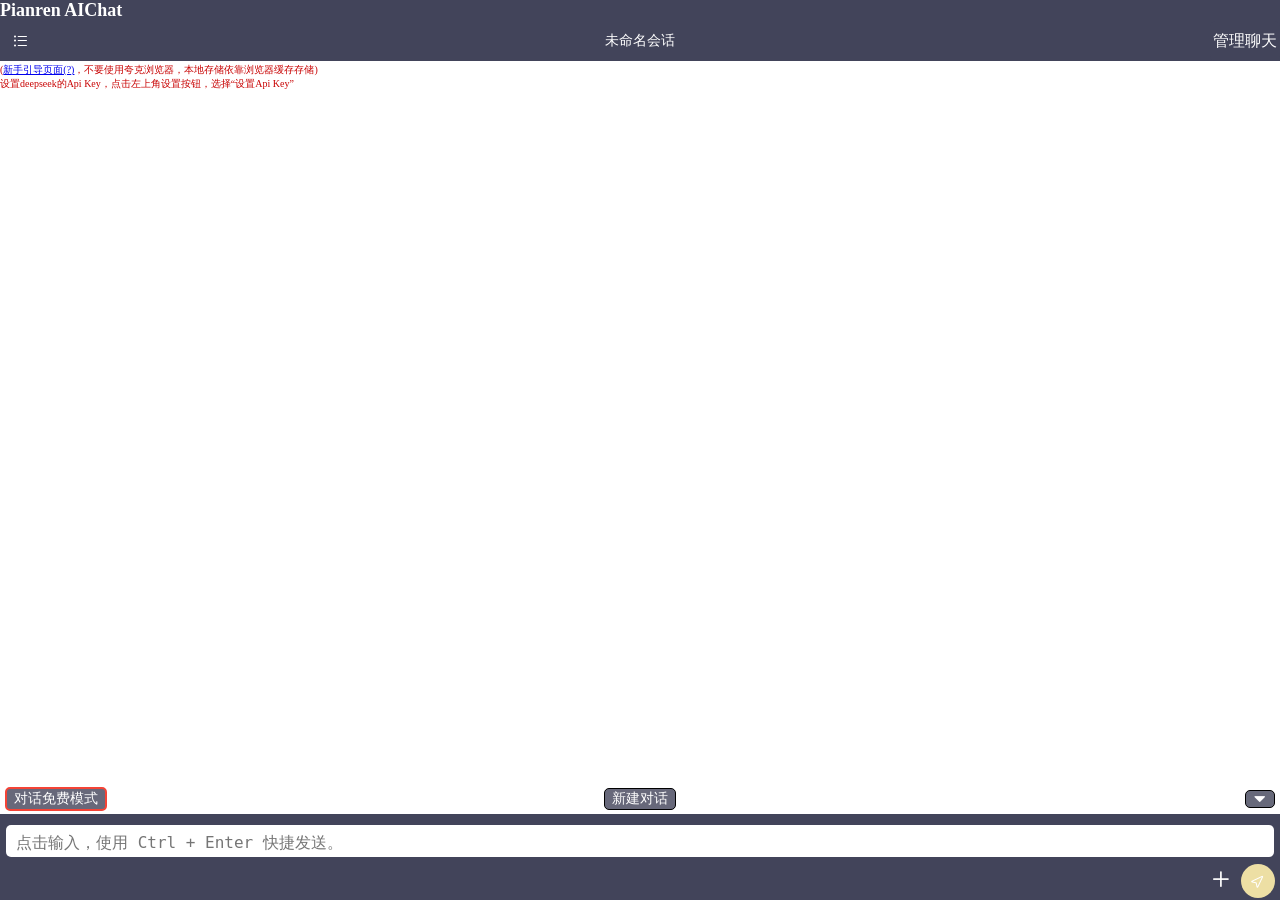
<file: index.html>
<!DOCTYPE html>
<html>

<head>
  <meta charset="UTF-8">
  <meta name="viewport" content="width=device-width, initial-scale=1">
  <title>Pianren AIChat - AI聊天</title>
  <meta name="description" content="Pianren AIChat — 快捷AI对话： 一个轻量前端客户端，帮你方便调用第三方 AI 接口并进行对话；服务与模型由第三方提供，请遵守相应条款。">
  <meta name="keywords" content="Pianren, AI对话, AI聊天, 对话, AIChat, 聊天, 人工智能, 前端客户端, DeepSeek, 聊天机器人">
  <meta name="author" content="Pianren">
  <meta name="robots" content="index,follow">

  <link rel="icon" href="./icon/icon.png" type="image/x-icon">
  <link rel="stylesheet" href="./css/style.css" type="text/css" media="all" />
  <link rel="stylesheet" href="./css/custom-dialog.css">
</head>

<body>
  <h1 class="title">Pianren AIChat</h1>
  <nav class="nav">
    <div class="setBtn navBtn iconfont" data-action="settings">
      &#xe677;
      <div class="navSidebar">
        <ul class="setBtnList">
          <li><button data-action="add-prompt">添加提示词</button></li>
          <li><button data-action="set-prompt">管理提示词</button></li>
          <li><button data-action="manage-faketc">🧠 思维链提示词</button></li>
          <li><button data-action="clear-chat">清空该聊天</button></li>
          <li><button data-action="delete-chat">删除该聊天</button></li>
          <li><button data-action="edit-config">编辑可配置项</button></li>
          <li><button data-action="set-ApiKey">设置Api Key</button></li>
          <li><button data-action="quick-config" style="color:#E9C000;">⚡ 快捷配置</button></li>

          <li><button data-action="downChat">下载聊天</button></li>
          <li><button data-action="upChat">上传聊天</button></li>

        </ul>
        <ul class="setBtnList">
          <li><button
              onclick="app.ui.dialog.show({content:`没做，有事进QQ群联系 435761592 <br>本页面使用<a href='https://github.com/markdown-it/markdown-it?tab=readme-ov-file'>markdown-it</a>渲染`})">关于我们</button>
          </li>
        </ul>
      </div>
      <div class="overlay"></div>
    </div>
    <span class="navChatName"></span>
    <button class="toggleBtn navBtn" data-action="switch-chat">管理聊天</button>

    <!--<button class="dlData">下载聊天</button>-->
    <div
      style="font-size: 10px; position: absolute; bottom: calc(-2em * 1.5); background-color: rgba(255, 255, 255, 0);color: rgb(200, 0, 0);">
      (<a href="./help.html">新手引导页面(?)</a>，不要使用夸克浏览器，本地存储依靠浏览器缓存存储) <br>
      设置deepseek的Api Key，点击左上角设置按钮，选择“设置Api Key”<br>
    </div>
  </nav>


  <!--显示-->
  <ul class="list">
    <!-- <li class="user">111</li>
    <li class="user">111</li>
    <li class="user">111</li>
    <li class="user">111</li>
    <li class="user">111</li>
    <li class="user">111</li>
    <li class="user">111</li>
    <li class="user">111</li>
    <li class="user">111</li>
    <li class="user">111</li>
    <li class="user">111</li>
    <li class="user">111</li>
    <li class="user">111</li>
    <li class="user">111</li>
    <li class="user">111</li>
    <li class="user">1111111111111111111111</li>
    <li class="user">111</li>
    <li class="user">111</li> -->
  </ul>
  <!-- 底边栏 -->
  <div class="inputArea">
    <!-- 小按钮行 -->
    <div class="toolbar flex">
      <!-- <button class="left">不知道</button> -->
      <button class="add-chat" data-action="add-chat">新建对话</button>
      <button class="to-bottom iconfont" data-action="to-bottom">&#xe688;</button>
    </div>

    <!--输入行-->
    <div class="inputBox">
      <textarea type="text" class="input" placeholder="点击输入，使用 Ctrl + Enter 快捷发送。"></textarea>
      <!-- <input> -->
    </div>

    <!-- 快捷按钮行 -->
    <div class="quick-reply-box">
      <div class="absulute-to-right">
        <button class="quick-reply-panel-btn panels-btn iconfont">&#xe633;</button>
        <button class="submit iconfont">&#xe67b;</button>
      </div>


    </div>
    <div class="inputPanel">
      <!-- 快捷输入列表 -->
      <div class="quick-reply-panel panels" data-visible="false">
        <ul class="quick-reply-list">
          <li class="quick-reply-item">回复1: 等待</li>
          <li class="quick-reply-item">回复2: 生成</li>
          <li class="quick-reply-item">回复3: 中。</li>
        </ul>

        <div style="float: left; ">
          <button class="iconfont">&#xe643;</button>
        </div>

        <div style="float: right; ">
          <button class="quick-reply-prev"
            onclick=" ms = app.messages.messages ; ms[ms.length - 1].quickReplies.page = Math.max(ms[ms.length - 1].quickReplies.page - 1, 0) ;app.ui.renderQuickReplies(ms[ms.length - 1].quickReplies) ">&lt;</button>
          <button class="quick-reply-shuffle"
            onclick="(async function () {const qr = await app.fetchQuickReplies();app.ui.renderQuickReplies(qr)})()">换一换
            (1/1)</button>
          <button class="quick-reply-next"
            onclick=" ms = app.messages.messages ; ms[ms.length - 1].quickReplies.page = Math.min(ms[ms.length - 1].quickReplies.page + 1, ms[ms.length - 1].quickReplies.replies.length - 1) ;app.ui.renderQuickReplies(ms[ms.length - 1].quickReplies) ">&gt;</button>
        </div>
      </div>

    </div>
  </div>


  <!-- 上下文菜单 -->
  <dialog class="ContextMenu">
    <ul>
      <li data-action="undo">撤回</li>
      <li data-action="edit">编辑</li>
      <li data-action="copy">选择复制</li>
      <li data-action="copy-all">全文复制</li>
    </ul>
  </dialog>

  <script src="./js/markdown-it.min.js"></script>
  <script src="./js/config.js"></script>
  <script src="./js/Utils.js"></script>
  <script src="./js/chatService.js"></script>
  <script src="./js/LocalArrayDB.js"></script>
  <!-- <script src="./js/listDB.js"></script> -->
  <script src="./js/UIController.js"></script>
  <script src="./js/ConfigManager.js"></script>
  <script src="./js/main.js"></script>

  <script src="./free/freeBtn.js"></script>


  <!-- 测试 -->
  <!-- <script src="./tests/Test.js"></script> -->
</body>

</html>
</file>
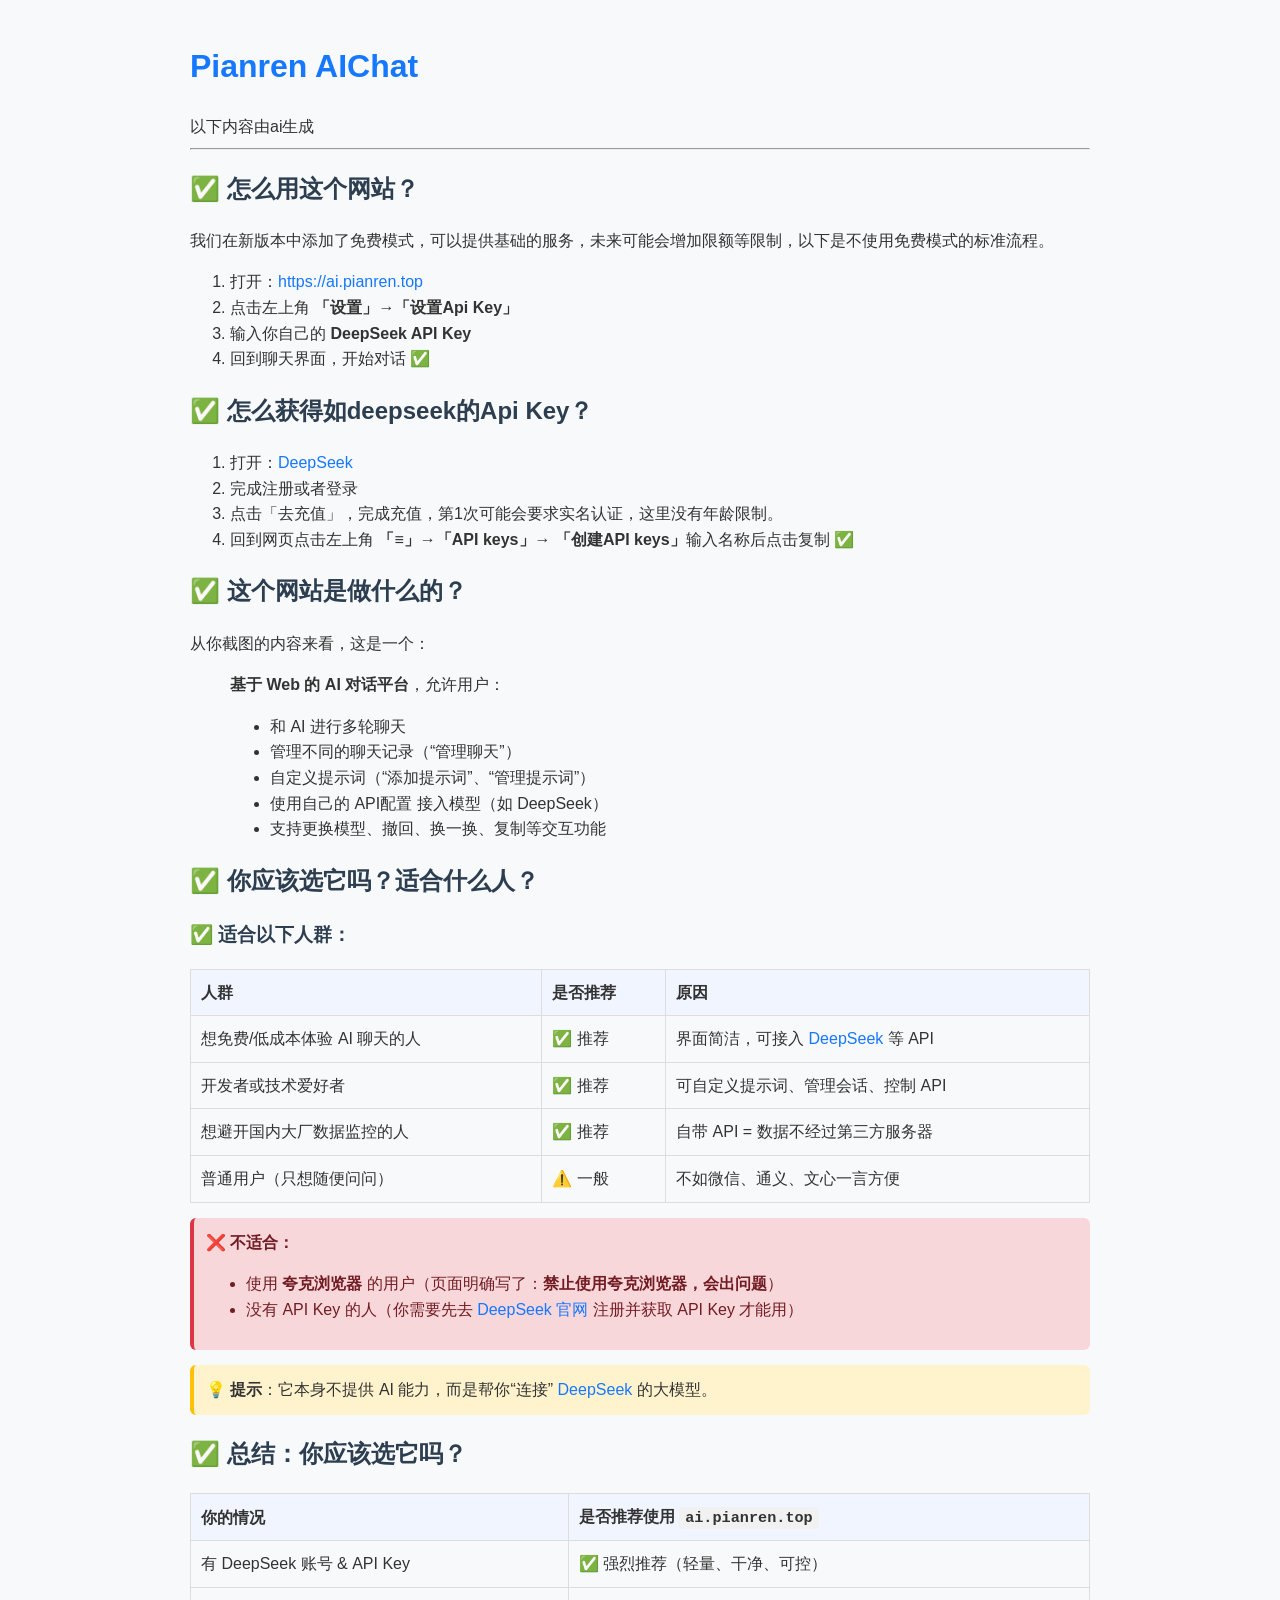
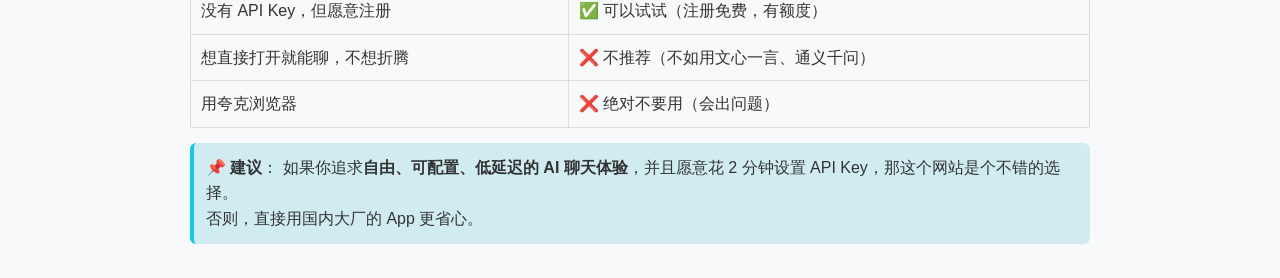
<file: help.html>
<!DOCTYPE html>
<html lang="zh-CN">

<head>
  <meta charset="UTF-8" />
  <meta name="viewport" content="width=device-width, initial-scale=1.0" />
  <title>Pianren AIChat 介绍</title>
  <style>
    body {
      font-family: 'Segoe UI', sans-serif;
      background: #f8f9fa;
      color: #333;
      line-height: 1.6;
      padding: 20px;
      max-width: 900px;
      margin: auto;
    }

    h1,
    h2,
    h3 {
      color: #2c3e50;
    }

    a {
      color: #1677ff;
      text-decoration: none;
    }

    a:hover {
      text-decoration: underline;
    }

    code {
      background: #f1f1f1;
      padding: 2px 6px;
      border-radius: 4px;
      font-family: Consolas, monospace;
      font-size: 0.95em;
    }

    pre {
      background: #f5f5f5;
      padding: 15px;
      border-radius: 8px;
      overflow-x: auto;
    }

    table {
      width: 100%;
      border-collapse: collapse;
      margin: 15px 0;
    }

    table,
    th,
    td {
      border: 1px solid #ddd;
    }

    th,
    td {
      padding: 10px;
      text-align: left;
    }

    th {
      background: #f0f5ff;
    }

    .tip {
      background: #fff3cd;
      padding: 12px;
      border-radius: 6px;
      border-left: 4px solid #ffc107;
      margin: 15px 0;
    }

    .warning {
      background: #f8d7da;
      color: #721c24;
      padding: 12px;
      border-radius: 6px;
      border-left: 4px solid #dc3545;
      margin: 15px 0;
    }

    .suggestion {
      background: #d1ecf1;
      padding: 12px;
      border-radius: 6px;
      border-left: 4px solid #0dcaf0;
      margin: 15px 0;
    }
  </style>
</head>

<body>

  <h1>
    <a href="https://ai.pianren.top" target="_blank" rel="noopener">Pianren AIChat</a>
  </h1>
  <span>以下内容由ai生成</span>
  <hr>


  <h2>✅ 怎么用这个网站？</h2>
  <p>我们在新版本中添加了免费模式，可以提供基础的服务，未来可能会增加限额等限制，以下是不使用免费模式的标准流程。</p>
  <ol>
    <li>打开：<a href="https://ai.pianren.top" target="_blank" rel="noopener">https://ai.pianren.top</a></li>
    <li>点击左上角 <strong>「设置」→「设置Api Key」</strong></li>
    <li>输入你自己的 <strong>DeepSeek API Key</strong></li>
    <li>回到聊天界面，开始对话 ✅</li>
  </ol>

  <h2>✅ 怎么获得如deepseek的Api Key？</h2>
  <ol>
    <li>打开：<a href="https://platform.deepseek.com" target="_blank" rel="noopener">DeepSeek</a></li>
    <li>完成注册或者登录</li>
    <li>点击「去充值」，完成充值，第1次可能会要求实名认证，这里没有年龄限制。</li>
    <li>回到网页点击左上角 <strong>「≡」→「API keys」→ 「创建API keys」</strong>输入名称后点击复制 ✅</li>
  </ol>




  <h2>✅ 这个网站是做什么的？</h2>
  <p>从你截图的内容来看，这是一个：</p>
  <blockquote>
    <strong>基于 Web 的 AI 对话平台</strong>，允许用户：
    <ul>
      <li>和 AI 进行多轮聊天</li>
      <li>管理不同的聊天记录（“管理聊天”）</li>
      <li>自定义提示词（“添加提示词”、“管理提示词”）</li>
      <li>使用自己的 API配置 接入模型（如 DeepSeek）</li>
      <li>支持更换模型、撤回、换一换、复制等交互功能</li>
    </ul>
  </blockquote>

  <h2>✅ 你应该选它吗？适合什么人？</h2>

  <h3>✅ 适合以下人群：</h3>
  <table>
    <thead>
      <tr>
        <th>人群</th>
        <th>是否推荐</th>
        <th>原因</th>
      </tr>
    </thead>
    <tbody>
      <tr>
        <td>想免费/低成本体验 AI 聊天的人</td>
        <td>✅ 推荐</td>
        <td>界面简洁，可接入 <a href="https://platform.deepseek.com" target="_blank" rel="noopener">DeepSeek</a> 等 API</td>
      </tr>
      <tr>
        <td>开发者或技术爱好者</td>
        <td>✅ 推荐</td>
        <td>可自定义提示词、管理会话、控制 API</td>
      </tr>
      <tr>
        <td>想避开国内大厂数据监控的人</td>
        <td>✅ 推荐</td>
        <td>自带 API = 数据不经过第三方服务器</td>
      </tr>
      <tr>
        <td>普通用户（只想随便问问）</td>
        <td>⚠️ 一般</td>
        <td>不如微信、通义、文心一言方便</td>
      </tr>
    </tbody>
  </table>

  <div class="warning">
    ❌ <strong>不适合：</strong>
    <ul>
      <li>使用 <strong>夸克浏览器</strong> 的用户（页面明确写了：<strong>禁止使用夸克浏览器，会出问题</strong>）</li>
      <li>没有 API Key 的人（你需要先去 <a href="https://platform.deepseek.com" target="_blank" rel="noopener">DeepSeek 官网</a>
        注册并获取 API Key 才能用）</li>
    </ul>
  </div>


  <div class="tip">
    💡 <strong>提示</strong>：它本身不提供 AI 能力，而是帮你“连接” <a href="https://platform.deepseek.com" target="_blank"
      rel="noopener">DeepSeek</a> 的大模型。
  </div>

  <h2>✅ 总结：你应该选它吗？</h2>
  <table>
    <thead>
      <tr>
        <th>你的情况</th>
        <th>是否推荐使用 <code>ai.pianren.top</code></th>
      </tr>
    </thead>
    <tbody>
      <tr>
        <td>有 DeepSeek 账号 &amp; API Key</td>
        <td>✅ 强烈推荐（轻量、干净、可控）</td>
      </tr>
      <tr>
        <td>没有 API Key，但愿意注册</td>
        <td>✅ 可以试试（注册免费，有额度）</td>
      </tr>
      <tr>
        <td>想直接打开就能聊，不想折腾</td>
        <td>❌ 不推荐（不如用文心一言、通义千问）</td>
      </tr>
      <tr>
        <td>用夸克浏览器</td>
        <td>❌ 绝对不要用（会出问题）</td>
      </tr>
    </tbody>
  </table>

  <div class="suggestion">
    📌 <strong>建议</strong>：
    如果你追求<strong>自由、可配置、低延迟的 AI 聊天体验</strong>，并且愿意花 2 分钟设置 API Key，那这个网站是个不错的选择。<br>
    否则，直接用国内大厂的 App 更省心。
  </div>

</body>

</html>
</file>
<file: css/style.css>
@font-face {
  font-family: 'iconfont';
  src: url('../font/iconfont.woff2') format('woff2'),
    url('../font/iconfont.woff') format('woff'),
    url('../font/iconfont.ttf') format('truetype');
}

.iconfont {
  font-family: "iconfont" !important;
  font-size: 16px;
  font-style: normal;
  -webkit-font-smoothing: antialiased;
  -moz-osx-font-smoothing: grayscale;
}

* {
  margin: 0;
  padding: 0;
  box-sizing: border-box;
}

.flex {
  display: flex;
}

body {
  display: flex;
  height: 100vh;
  /*padding: 0 5px;*/
  flex-direction: column;
  /* background: url(../img/1.jpg) no-repeat; */
  background-size: cover;
}

button {
  background-color: #00000000;
  color: white;
  user-select: none;
}

ul,
dl {
  list-style: none
}

button {
  border: 0;
}

.title {
  background-color: #42445A;
  color: white;
  font-size: 18px;
}

.absulute-to-right {
  position: absolute;
  right: 0;
  top: 0;

}

/* 底边栏
*-------------------------------------------------------------------------------------
*-------------------------------------------------------------------------------------
*/

.inputArea {
  /* height: 13vh; */
  background-color: #42445A;
  color: white;
  position: sticky;
  padding: 5px 5px;
  bottom: 0;
}

.inputArea .submit {
  height: 100%;
  aspect-ratio: 1/1;
  margin-left: auto;
  padding: 9px;
  background-color: #eddfa4;
  color: white;
  border: 0;
  font-size: 16px;
  margin-left: auto;
  border-radius: 50%;
  transition: all .1s;
}

.inputArea .submit.submit-action {
  background-color: #f1c500;
}

.toolbar {
  width: calc(100% - 10px);
  height: 20px;
  display: flex;
  align-items: center;
  position: absolute;
  top: -25px;
  color: white;
}

.toolbar button {
  font-size: 14px;
  border: black .5px solid;
  border-radius: 5px;
  background-color: #42445acd;
  color: white;
  padding: 1px 7px;
}

.toolbar .left {
  position: absolute;
  left: 0;
}

.toolbar .add-chat {
  position: absolute;
  left: 50%;
  transform: translateX(-50%);
}

.toolbar .to-bottom {
  position: absolute;
  right: 0;
}


.inputBox {
  display: flex;
  position: sticky;
  /* height: 30px;*/
  margin: 5px 0;
  border: #42445A solid 1.5px;
  border-radius: 5px;
  /* box-shadow: 0px 3px 8px 1px #00000099; */
  bottom: 0;
}

.inputBox .input {
  min-height: 32px;
  max-height: 7em;
  height: 32px;
  padding: calc(16px - 1em / 2) 0 0 10px;
  flex: 1;
  font-size: 16px;
  resize: none;
  border: 0;
  border-radius: 5px;

}

.inputBox .input::-webkit-scrollbar {
  display: none;
}

.inputBox .input:focus {
  outline: none;
}


.quick-reply-box {
  position: relative;
  display: flex;
  align-items: center;
  height: 32px;
}

.quick-reply-box .quick-reply-panel-btn {
  height: 32px;
  width: 32px;
  /* background-color: #42445A; */
  color: white;
  font-size: 20px;
  margin-left: auto;
}

.quick-reply-box .quick-reply-panel-btn[data-active="true"] {
  transform: rotate(45deg);
  transition: all .3s;
}

.quick-reply-box .quick-reply-panel-btn[data-active="false"] {
  transform: rotate(0deg);
  transition: all .3s;
}

/* 输入面板 */

.inputPanel .panels[data-visible="true"] {
  max-height: 500px;
  overflow: auto;
  transition: all .3s;
}

.inputPanel .panels[data-visible="false"] {
  max-height: 0;
  overflow: hidden;
  transition: all .3s;
}

.quick-reply-panel .quick-reply-list .quick-reply-item {
  padding: 5px 10px;
  border-bottom: 1px solid rgba(0, 0, 0, 0.497);
}

.quick-reply-panel .quick-reply-list .quick-reply-item:hover {
  background-color: #00000070;
}

.quick-reply-prev,
.quick-reply-next {
  width: 30px;
  height: 100%;
  text-align: center;
}



/* 聊天列表 
*-------------------------------------------------------------------------------------
*-------------------------------------------------------------------------------------
*-------------------------------------------------------------------------------------
*/

.list {
  flex: 1;
  overflow-y: scroll;
  overflow-x: hidden;
  margin: 20px 5px 5px 5px;
  padding: 20px 0 30px 0;
}

.list>li {
  max-width: fit-content;
  width: auto;

  margin-bottom: 5px;
  margin: 30px 10px;
  padding: 5px 10px;

  background: #42445AEE;
  color: white;
  border-bottom: 1px solid black;
  border-radius: 10px;

  transition: all .5s;
}

.list .message-content * {
  /* pointer-events: none; */
  user-select: none;
}

.list div a,
.list div img,
.list div button,
.list div code,
.list div pre,
.list .cot-placeholder {
  pointer-events: auto;
}

.list .cot-placeholder .cot-block {
  border-radius: 5px;
}

.list>li:active {
  box-shadow: inset 0 3px 6px #000000CC, 0 1px 2px #000000C7;
}

.list>li:hover {
  padding-bottom: 20px;
}

.list>li>p {
  color: #42445A;
}

.list>li>div p {
  margin: 5px 0;
}

.list li div hr {
  border-color: red;
  margin: 10px
}

.list li div pre {
  overflow-x: scroll;
  position: relative;
  padding: 10px;
  border: 1px solid white;
  border-radius: 5px;
  background-color: rgba(0, 0, 0, 0.3);
  margin: 5px 0;
}

.list table {
  border-radius: 5px;
  border-spacing: 0;
  border-collapse: separate;
  border: 1px solid white;
  background-color: rgba(0, 0, 0, 0.3);
  overflow: hidden;
  margin: 5px 0;
}

.list th,
.list td {
  border-top: .5px solid white;
  border-left: .5px solid white;
  padding: 5px;
  font-size: 14px;
}

.list th:last-child,
.list td:last-child {
  border-right: .5px solid white;
}

.list tr:last-child td {
  border-bottom: .5px solid white;
}

.list li div h1,
.list li div h2,
.list li div h3,
.list li div h4,
.list li div h5,
.list li div h6,
.list li div b,
.list li div strong {
  color: #E9C000;
}

.list li div ol,
.list li div ul,
.list li div dl {
  line-height: 1.3;
  margin: 5px 0;
  padding-left: 1.3em;
  font-size: 14px;
}

.list .typing::after {
  content: "|";
  animation: blink 1s infinite;
}

.list .user {
  width: 80%;
  margin-left: auto;
  margin-right: 0;
  background: #F5F5F5EE;
  color: black;
}



@keyframes blink {
  50% {
    opacity: 0;
  }
}

/*导航栏-可折叠思维链*/

.list .cot-placeholder .cot-block .cot-title::before {
  font-family: "iconfont";
  font-size: 16px;
  color: #E9C000;
  margin-right: 5px;
  float: right;
}


.list .cot-placeholder[data-collapse="true"] .cot-block .cot-title::before {
  content: "\e65a";
  transition: all .2s;

}

.list .cot-placeholder[data-collapse="false"] .cot-block .cot-title::before {
  content: "\e65a";
  transform: rotate(90deg);
  transition: all .2s;
}

.list .cot-placeholder .cot-block .cot-content {
    white-space: pre-wrap;
}

.list .cot-placeholder[data-collapse="true"] .cot-block .cot-content {
  max-height: 5000px;
  /* 设为足够大即可 */
  overflow: auto;
  transition: all .5s ease-in-out;
}

.list .cot-placeholder[data-collapse="false"] .cot-block .cot-content {
  /* display: none; */
  max-height: 0;
  overflow: hidden;
  transition: all .5s ease-in-out;
}

.list .cot-block {
  font-size: 13px;
  background-color: rgba(0, 0, 0, 0.459);
  border: black 1px solid;
}


/* 导航栏 
*-------------------------------------------------------------------------------------
*-------------------------------------------------------------------------------------
*-------------------------------------------------------------------------------------
*/

.nav {
  position: sticky;
  background-color: #42445A;
  color: white;
  white-space: nowrap;
  top: 0;
  z-index: 1;
  height: 2.5em;
  display: block;
  position: relative;
  /* 关键：为绝对定位子元素提供参照 */
}

.nav button {
  border-radius: 5px;
  padding: 3px;
  background-color: inherit;
  color: inherit;
  border: 0;
  font: inherit;
}

.navBtn {
  height: 2.5em;
  line-height: 2.5em;
  aspect-ratio: 1/1;
  text-align: center;
}

.nav .setBtn {
  position: absolute;
  left: 0;
  top: 0;
  user-select: none;
}

/*侧边栏*/
.navSidebar {
  width: 50vw;
  max-width: 250px;
  max-height: 80vh;
  padding: 5px;
  position: absolute;
  background-color: #42445A;
  font-size: 14px;
  text-align: left;
  line-height: 2;
  visibility: hidden;
  opacity: 0;
  border-radius: 0 0 10px 0;
  z-index: 2;
  transform: translateX(-100%);
  transition: all .3s;
}

.nav .setBtn:hover .navSidebar {
  visibility: visible;
  transform: translateX(0);
  opacity: 1;
}

.nav .setBtn .setBtnList {
  background-color: #343546;
  margin-bottom: 5px;
  border-top: 1px solid black;
  border-bottom: 1px solid black;

}

.nav .setBtn .setBtnList button::after {
  content: "\e65b";
  font-family: "iconfont";
  float: right;
}

.nav .setBtn .setBtnList button::before {
  font-family: "iconfont";
  float: left;
  margin: 0 5px;
}

.nav .setBtn .setBtnList button[data-action="add-prompt"]::before {
  content: "\e7c4";
}

.nav .setBtn .setBtnList button[data-action="set-prompt"]::before {
  content: "\e65d";
}

.nav .setBtn .setBtnList button[data-action="clear-chat"]::before {
  content: "\e6cc";
}

.nav .setBtn .setBtnList button[data-action="export-chat"]::before {
  content: "\e7ea";
}

.nav .setBtn .setBtnList button[data-action="delete-chat"]::before {
  content: "\e7ea";
}

.nav .setBtn .setBtnList button[data-action="edit-config"]::before {
  content: "\e65d";
}

.nav .setBtn .setBtnList button[data-action="set-ApiKey"]::before {
  content: "\e65d";
}

/*下载和上传聊天*/
.nav .setBtn .setBtnList button[data-action="downChat"]::before {
  content: "\e641";
}

.nav .setBtn .setBtnList button[data-action="upChat"]::before {
  content: "\e640";
}

.nav .setBtn:hover {
  background-color: #00000020;
}


.nav .setBtn .setBtnList li,
.nav .setBtn .setBtnList dd {
  padding: 3px 5px;

}

.nav .setBtn .setBtnList li:hover,
.nav .setBtn .setBtnList dd:hover {
  background-color: #00000020;
}

.nav .setBtn .setBtnList button {
  width: 100%;
  text-align: left;
}

.nav .navChatName {
  position: absolute;
  left: 50%;
  top: 0;
  transform: translateX(-50%);
  height: 100%;
  display: flex;
  align-items: center;
  justify-content: center;
  font-size: 14px;
}

.toggleBtn {
  position: absolute;
  right: 0;
  top: 0;
}

/* 上下文菜单 
*-------------------------------------------------------------------------------------
*-------------------------------------------------------------------------------------
*-------------------------------------------------------------------------------------
*/
.ContextMenu {
  position: absolute;
  margin: auto;
  padding: 15px 5px;
  border-radius: 10px;
  background-color: #42445A;
  color: white;
  margin: 0;
}

.ContextMenu ul li {
  padding: 4px 10px;
  cursor: pointer;
  transition: all .3s;
}

.ContextMenu ul li:hover {
  background-color: #00000020;
}

/* 聊天记录列表 废弃 */
.chatList {
  width: 75%;
}

.chatList p {
  text-align: center;
  margin-bottom: 10px;
  transition: all .3s;
}

.chatList p:active {
  background-color: #00000050;
}

.chatList ul {
  margin: 5px auto;
}

.chatList ul li {
  padding: 5px 0;
  transition: all .3s;
}

.chatList ul li:active {
  background-color: #00000050;

}
</file>
<file: css/custom-dialog.css>
/* ================== 弹窗基础样式 ================== */
.custom-dialog {
  border: none;
  border-radius: 8px;
  padding: 0;
  width: 86%;
  max-width: 460px;
  background: #42445A;
  color: white;
  box-shadow: 0 2px 10px rgba(0, 0, 0, 0.2), 0 6px 30px rgba(0, 0, 0, 0.3);
  position: fixed;
  top: 35%;
  left: 50%;
  transform: translate(-50%, -50%);
  border: 1px solid #4A4D65;
  z-index: 1000;
}

.custom-dialog::backdrop {
  background: rgba(0, 0, 0, 0.6);
  backdrop-filter: blur(3px);
}

/* 弹窗入场动画 */
@keyframes dialog-fade-in {
  from {
    opacity: 0;
    transform: translate(-50%, -50%) scale(0.9);
  }

  to {
    opacity: 1;
    transform: translate(-50%, -50%) scale(1);
  }
}

.custom-dialog[open] {
  animation: dialog-fade-in 0.3s ease-out;
}


/* 弹窗头部 */
.dialog-header {
  padding: 10px 12px;
  border-bottom: 1px solid #4A4D65;
  display: flex;
  justify-content: space-between;
  align-items: center;
}

.dialog-header h3 {
  margin: 0;
  font-size: 15px;
  font-weight: 500;
  color: #F0F0F0;
}

/* 关闭按钮 */
.close-btn {
  background: none;
  border: none;
  color: #B0B0C0;
  font-size: 1.3rem;
  padding: 2px;
  line-height: 1;
  width: 28px;
  height: 28px;
  display: flex;
  align-items: center;
  justify-content: center;
  border-radius: 50%;
  cursor: pointer;
  transition: all 0.2s;
}

.close-btn:hover {
  color: #E9C000;
  background: rgba(255, 255, 255, 0.1);
}

/* 弹窗主体内容区 */
.dialog-body {
  padding: 12px;
  max-height: 60vh;
  overflow-y: auto;
  line-height: 1.5;
}

/* 底部按钮区 */
.dialog-footer {
  padding: 10px 12px;
  display: flex;
  justify-content: flex-end;
  gap: 8px;
  border-top: 1px solid #4A4D65;
}

/* ================== 表单样式 ================== */
.form-field {
  margin-bottom: 12px;
}

.form-field label {
  display: block;
  margin-bottom: 6px;
  font-size: 13px;
  color: #D0D0E0;
}

.form-field input,
.form-field textarea,
.form-field select {
  width: 100%;
  padding: 8px 10px;
  background: #4A4D65;
  border: 1px solid #3A3D55;
  border-radius: 4px;
  color: white;
  font-family: inherit;
  transition: all 0.2s;
  font-size: 13px;
}

.form-field input:focus,
.form-field textarea:focus,
.form-field select:focus {
  outline: none;
  border-color: #E9C000;
  box-shadow: 0 0 0 2px rgba(233, 192, 0, 0.15);
  background: #505375;
}

.form-field textarea {
  min-height: 80px;
  resize: vertical;
  line-height: 1.4;
}

.form-field select {
  appearance: none;
  background-image: url("data:image/svg+xml;utf8,<svg fill='%23E9C000' height='24' viewBox='0 0 24 24' width='24' xmlns='http://www.w3.org/2000/svg'><path d='M7 10l5 5 5-5z'/><path d='M0 0h24v24H0z' fill='none'/></svg>");
  background-repeat: no-repeat;
  background-position: right 12px center;
  padding-right: 40px;
}

/* ================== 按钮样式 ================== */
button.dialog-btn {
  padding: 3px 6px;
  font-size: 13px;
  border-radius: 4px;
  border: none;
  cursor: pointer;
  transition: all 0.2s;
  /* min-width: 70px; */
}

button.dialog-btn.default {
  background: #4A4D65;
  color: white;
}

button.dialog-btn.default:hover {
  background: #5A5D75;
  transform: translateY(-1px);
}

button.dialog-btn.primary {
  background: #E9C000;
  color: #383A4D;
  font-weight: 600;
  box-shadow: 0 2px 4px rgba(0, 0, 0, 0.1);
}

button.dialog-btn.primary:hover {
  background: #F5D010;
  transform: translateY(-1px);
  box-shadow: 0 3px 6px rgba(0, 0, 0, 0.15);
}

button.dialog-btn.danger {
  background: #ff4d4f;
  color: white;
  font-weight: 600;
}

button.dialog-btn.danger:hover {
  background: #ff7875;
  transform: translateY(-1px);
}

/* ================== 列表样式 ================== */
.dialog-list {
  display: flex;
  flex-direction: column;
  gap: 8px;
  width: 100%;
}

.list-search {
  width: 100%;
  padding: 8px 12px;
  background: #4A4D65;
  border: 1px solid #3A3D55;
  border-radius: 4px;
  color: white;
  font-size: 13px;
  margin-bottom: 6px;
  box-sizing: border-box;
}

.list-search:focus {
  outline: none;
  border-color: #E9C000;
  background: #505375;
}

.list-items {
  list-style: none;
  padding: 0;
  margin: 0;
  display: flex;
  flex-direction: column;
  gap: 4px;
  max-height: 300px;
  overflow-y: auto;
}

.list-items li {
  padding: 10px 12px;
  background: #4A4D65;
  border-radius: 4px;
  cursor: pointer;
  transition: all 0.2s;
  border: 1px solid transparent;
}

.list-items li:hover {
  background: #545775;
  border-color: #5A5E80;
}

.list-items li.selected {
  background: #2A3A60;
  border-color: #E9C000;
  box-shadow: 0 0 0 1px rgba(233, 192, 0, 0.3);
}

.list-item-content {
  display: flex;
  flex-direction: column;
}

.list-item-content strong {
  font-size: 14px;
  font-weight: 500;
  margin-bottom: 2px;
}

.list-item-content span {
  font-size: 12px;
  color: #B0B0C0;
  opacity: 0.8;
}

/* 滚动条样式 */
.dialog-body::-webkit-scrollbar,
.list-items::-webkit-scrollbar {
  width: 6px;
}

.dialog-body::-webkit-scrollbar-track,
.list-items::-webkit-scrollbar-track {
  background: transparent;
}

.dialog-body::-webkit-scrollbar-thumb,
.list-items::-webkit-scrollbar-thumb {
  background: #5A5D75;
  border-radius: 3px;
}

.dialog-body::-webkit-scrollbar-thumb:hover,
.list-items::-webkit-scrollbar-thumb:hover {
  background: #6A6D85;
}

/* 数字输入框样式 */
input[type="number"] {
  appearance: textfield;
}

input[type="number"]::-webkit-inner-spin-button,
input[type="number"]::-webkit-outer-spin-button {
  -webkit-appearance: none;
  margin: 0;
}

/* 开关控件 - 统一样式 */
.switch-container {
  display: flex;
  align-items: center;
  cursor: pointer;
  padding: 8px 0;
}

.switch-slider {
  position: relative;
  display: inline-block;
  width: 50px;
  height: 24px;
  background-color: #5A5D7A;
  border-radius: 12px;
  transition: background-color 0.3s;
}

.switch-slider:before {
  position: absolute;
  content: "";
  height: 20px;
  width: 20px;
  left: 2px;
  top: 2px;
  background-color: white;
  border-radius: 50%;
  transition: transform 0.3s;
}

/* 隐藏原生复选框 */
.switch-input {
  position: absolute;
  opacity: 0;
  width: 0;
  height: 0;
}

/* 选中状态样式 */
.switch-input:checked+.switch-slider {
  background-color: #E9C000;
}

.switch-input:checked+.switch-slider:before {
  transform: translateX(26px);
}

.switch-label {
  margin-left: 8px;
  font-size: 14px;
  color: #F0F0F0;
  order: -1;
  /* 将标签移到左侧 */
}

/* 移除复选框样式 */
input[type="checkbox"] {
  display: none;
  /* 隐藏原生复选框 */
}

.toast-message {
  position: fixed;
  bottom: 20%;
  left: 50%;
  transform: translateX(-50%);
  background-color: rgba(0, 0, 0, 0.7);
  color: white;
  padding: 5px 20px;
  border-radius: 4px;
  z-index: 1000;
  opacity: 0;
  transition: opacity 0.3s;
  pointer-events: none;
}
</file>
